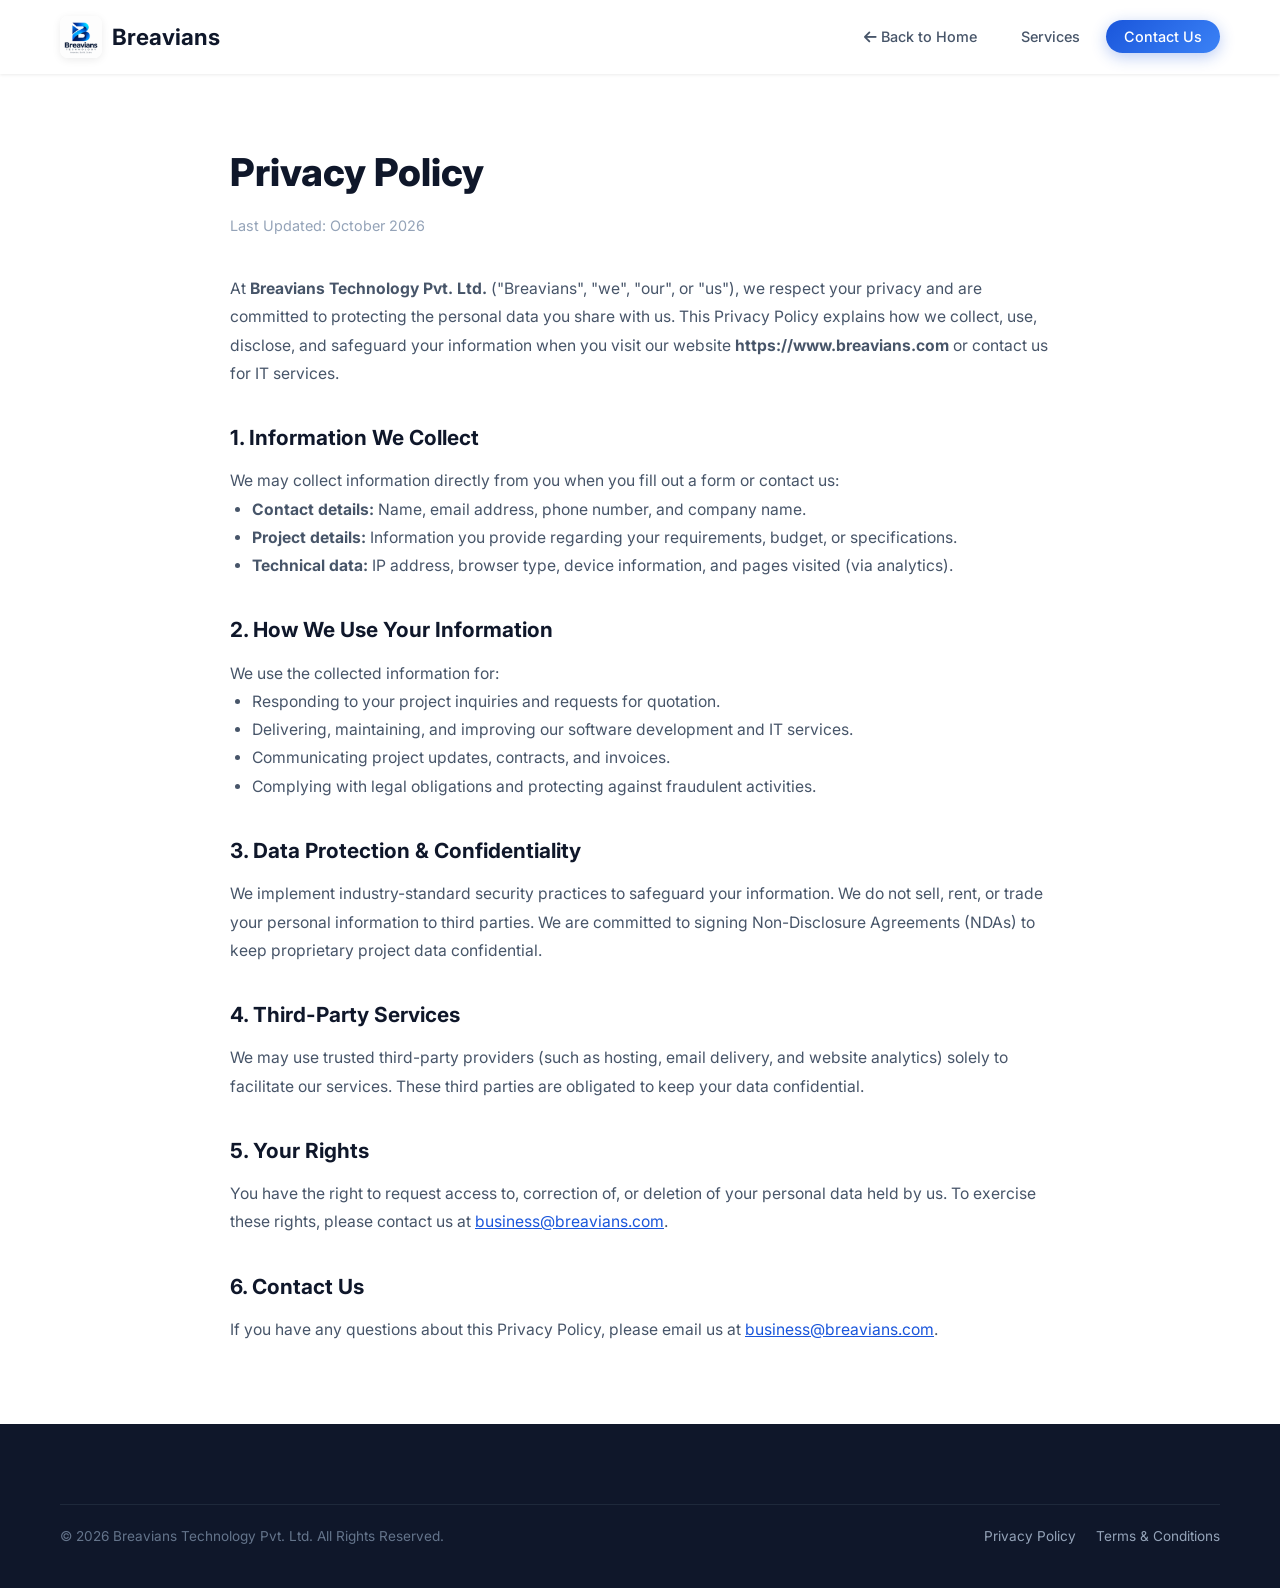
<file: privacy.html>
<!DOCTYPE html>
<html lang="en">
<head>
    <meta charset="UTF-8">
    <meta name="viewport" content="width=device-width, initial-scale=1.0">
    <meta name="description" content="Privacy Policy - Breavians Technology Pvt. Ltd.">
    <title>Privacy Policy - Breavians Technology Pvt. Ltd.</title>
    <link rel="icon" type="image/png" href="images/favicon.png">
    <link rel="apple-touch-icon" href="images/favicon.png">
    <link rel="stylesheet" href="css/style.css">
    <link rel="preconnect" href="https://fonts.googleapis.com">
    <link rel="preconnect" href="https://fonts.gstatic.com" crossorigin>
    <link href="https://fonts.googleapis.com/css2?family=Inter:wght@300;400;500;600;700;800&display=swap" rel="stylesheet">
    <link rel="stylesheet" href="https://cdnjs.cloudflare.com/ajax/libs/font-awesome/6.5.1/css/all.min.css">
</head>
<body>

    <!-- ========== NAVBAR ========== -->
    <nav class="navbar solid" id="navbar">
        <div class="container nav-container">
            <a href="index.html#home" class="logo">
                <img src="images/logo.png" alt="Breavians Technology" class="logo-img">
                <span class="logo-text">Breavians</span>
            </a>
            <ul class="nav-links" id="navLinks" style="display: flex;">
                <li><a href="index.html#home"><i class="fas fa-arrow-left"></i> Back to Home</a></li>
                <li><a href="index.html#services">Services</a></li>
                <li><a href="index.html#contact" class="nav-cta">Contact Us</a></li>
            </ul>
        </div>
    </nav>

    <!-- ========== CONTENT ========== -->
    <main class="legal-page">
        <div class="container">
            <h1>Privacy Policy</h1>
            <p class="legal-updated">Last Updated: October 2026</p>

            <p>At <strong>Breavians Technology Pvt. Ltd.</strong> ("Breavians", "we", "our", or "us"), we respect your privacy and are committed to protecting the personal data you share with us. This Privacy Policy explains how we collect, use, disclose, and safeguard your information when you visit our website <strong>https://www.breavians.com</strong> or contact us for IT services.</p>

            <h2>1. Information We Collect</h2>
            <p>We may collect information directly from you when you fill out a form or contact us:</p>
            <ul>
                <li><strong>Contact details:</strong> Name, email address, phone number, and company name.</li>
                <li><strong>Project details:</strong> Information you provide regarding your requirements, budget, or specifications.</li>
                <li><strong>Technical data:</strong> IP address, browser type, device information, and pages visited (via analytics).</li>
            </ul>

            <h2>2. How We Use Your Information</h2>
            <p>We use the collected information for:</p>
            <ul>
                <li>Responding to your project inquiries and requests for quotation.</li>
                <li>Delivering, maintaining, and improving our software development and IT services.</li>
                <li>Communicating project updates, contracts, and invoices.</li>
                <li>Complying with legal obligations and protecting against fraudulent activities.</li>
            </ul>

            <h2>3. Data Protection & Confidentiality</h2>
            <p>We implement industry-standard security practices to safeguard your information. We do not sell, rent, or trade your personal information to third parties. We are committed to signing Non-Disclosure Agreements (NDAs) to keep proprietary project data confidential.</p>

            <h2>4. Third-Party Services</h2>
            <p>We may use trusted third-party providers (such as hosting, email delivery, and website analytics) solely to facilitate our services. These third parties are obligated to keep your data confidential.</p>

            <h2>5. Your Rights</h2>
            <p>You have the right to request access to, correction of, or deletion of your personal data held by us. To exercise these rights, please contact us at <a href="mailto:business@breavians.com">business@breavians.com</a>.</p>

            <h2>6. Contact Us</h2>
            <p>If you have any questions about this Privacy Policy, please email us at <a href="mailto:business@breavians.com">business@breavians.com</a>.</p>
        </div>
    </main>

    <!-- ========== FOOTER ========== -->
    <footer class="footer">
        <div class="container">
            <div class="footer-bottom">
                <p>&copy; 2026 Breavians Technology Pvt. Ltd. All Rights Reserved.</p>
                <div class="footer-legal">
                    <a href="privacy.html">Privacy Policy</a>
                    <a href="terms.html">Terms &amp; Conditions</a>
                </div>
            </div>
        </div>
    </footer>

</body>
</html>
</file>
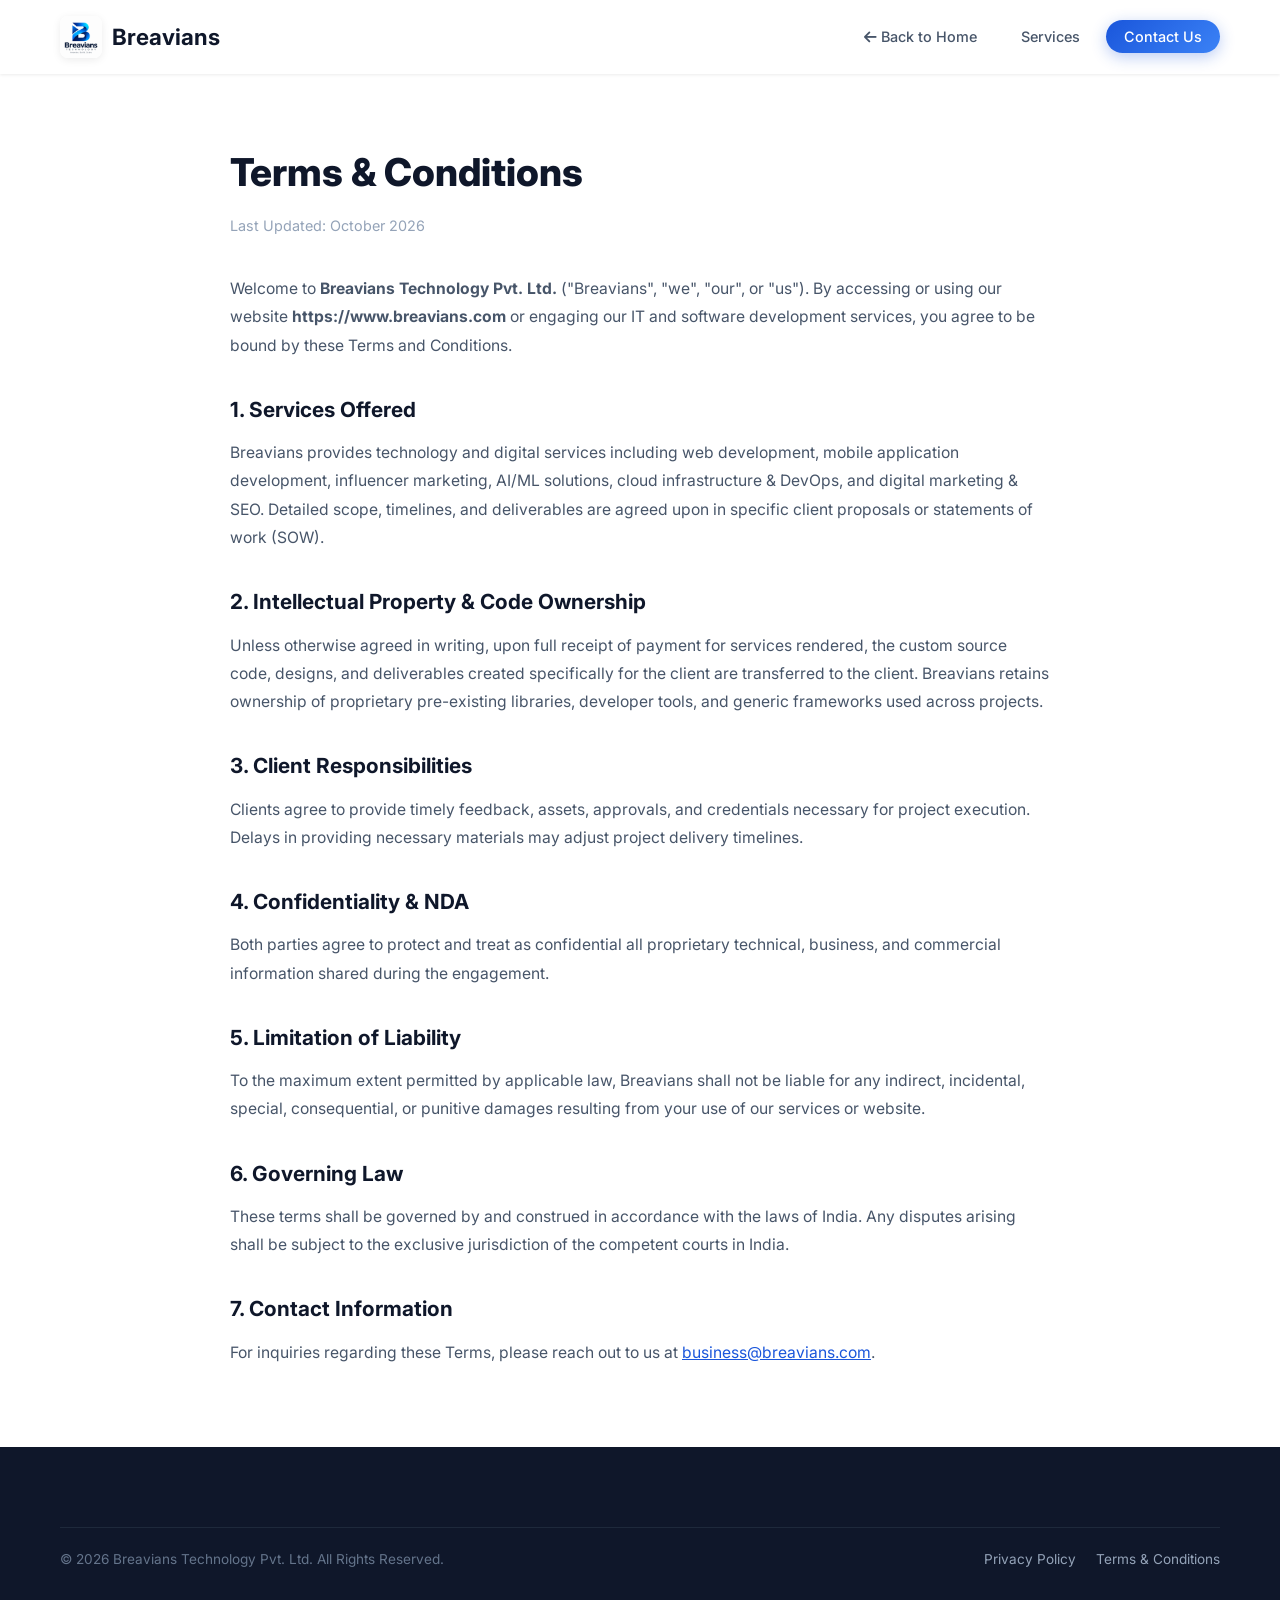
<file: terms.html>
<!DOCTYPE html>
<html lang="en">
<head>
    <meta charset="UTF-8">
    <meta name="viewport" content="width=device-width, initial-scale=1.0">
    <meta name="description" content="Terms & Conditions - Breavians Technology Pvt. Ltd.">
    <title>Terms & Conditions - Breavians Technology Pvt. Ltd.</title>
    <link rel="icon" type="image/png" href="images/favicon.png">
    <link rel="apple-touch-icon" href="images/favicon.png">
    <link rel="stylesheet" href="css/style.css">
    <link rel="preconnect" href="https://fonts.googleapis.com">
    <link rel="preconnect" href="https://fonts.gstatic.com" crossorigin>
    <link href="https://fonts.googleapis.com/css2?family=Inter:wght@300;400;500;600;700;800&display=swap" rel="stylesheet">
    <link rel="stylesheet" href="https://cdnjs.cloudflare.com/ajax/libs/font-awesome/6.5.1/css/all.min.css">
</head>
<body>

    <!-- ========== NAVBAR ========== -->
    <nav class="navbar solid" id="navbar">
        <div class="container nav-container">
            <a href="index.html#home" class="logo">
                <img src="images/logo.png" alt="Breavians Technology" class="logo-img">
                <span class="logo-text">Breavians</span>
            </a>
            <ul class="nav-links" id="navLinks" style="display: flex;">
                <li><a href="index.html#home"><i class="fas fa-arrow-left"></i> Back to Home</a></li>
                <li><a href="index.html#services">Services</a></li>
                <li><a href="index.html#contact" class="nav-cta">Contact Us</a></li>
            </ul>
        </div>
    </nav>

    <!-- ========== CONTENT ========== -->
    <main class="legal-page">
        <div class="container">
            <h1>Terms &amp; Conditions</h1>
            <p class="legal-updated">Last Updated: October 2026</p>

            <p>Welcome to <strong>Breavians Technology Pvt. Ltd.</strong> ("Breavians", "we", "our", or "us"). By accessing or using our website <strong>https://www.breavians.com</strong> or engaging our IT and software development services, you agree to be bound by these Terms and Conditions.</p>

            <h2>1. Services Offered</h2>
            <p>Breavians provides technology and digital services including web development, mobile application development, influencer marketing, AI/ML solutions, cloud infrastructure &amp; DevOps, and digital marketing &amp; SEO. Detailed scope, timelines, and deliverables are agreed upon in specific client proposals or statements of work (SOW).</p>

            <h2>2. Intellectual Property &amp; Code Ownership</h2>
            <p>Unless otherwise agreed in writing, upon full receipt of payment for services rendered, the custom source code, designs, and deliverables created specifically for the client are transferred to the client. Breavians retains ownership of proprietary pre-existing libraries, developer tools, and generic frameworks used across projects.</p>

            <h2>3. Client Responsibilities</h2>
            <p>Clients agree to provide timely feedback, assets, approvals, and credentials necessary for project execution. Delays in providing necessary materials may adjust project delivery timelines.</p>

            <h2>4. Confidentiality &amp; NDA</h2>
            <p>Both parties agree to protect and treat as confidential all proprietary technical, business, and commercial information shared during the engagement.</p>

            <h2>5. Limitation of Liability</h2>
            <p>To the maximum extent permitted by applicable law, Breavians shall not be liable for any indirect, incidental, special, consequential, or punitive damages resulting from your use of our services or website.</p>

            <h2>6. Governing Law</h2>
            <p>These terms shall be governed by and construed in accordance with the laws of India. Any disputes arising shall be subject to the exclusive jurisdiction of the competent courts in India.</p>

            <h2>7. Contact Information</h2>
            <p>For inquiries regarding these Terms, please reach out to us at <a href="mailto:business@breavians.com">business@breavians.com</a>.</p>
        </div>
    </main>

    <!-- ========== FOOTER ========== -->
    <footer class="footer">
        <div class="container">
            <div class="footer-bottom">
                <p>&copy; 2026 Breavians Technology Pvt. Ltd. All Rights Reserved.</p>
                <div class="footer-legal">
                    <a href="privacy.html">Privacy Policy</a>
                    <a href="terms.html">Terms &amp; Conditions</a>
                </div>
            </div>
        </div>
    </footer>

</body>
</html>
</file>
<file: css/style.css>
/* ========== CSS VARIABLES & RESET ========== */
:root {
    --primary: #1a56db;
    --primary-light: #2563eb;
    --primary-dark: #1e40af;
    --primary-bg: #eff6ff;
    --accent: #3b82f6;
    --white: #ffffff;
    --gray-50: #f8fafc;
    --gray-100: #f1f5f9;
    --gray-200: #e2e8f0;
    --gray-300: #cbd5e1;
    --gray-400: #94a3b8;
    --gray-500: #64748b;
    --gray-600: #475569;
    --gray-700: #334155;
    --gray-800: #1e293b;
    --gray-900: #0f172a;
    --gradient: linear-gradient(135deg, var(--primary) 0%, var(--accent) 100%);
    --shadow-sm: 0 1px 3px rgba(0,0,0,0.08);
    --shadow-md: 0 4px 20px rgba(0,0,0,0.1);
    --shadow-lg: 0 10px 40px rgba(0,0,0,0.12);
    --shadow-xl: 0 20px 60px rgba(0,0,0,0.15);
    --radius-sm: 8px;
    --radius-md: 12px;
    --radius-lg: 20px;
    --radius-xl: 28px;
    --transition: all 0.3s ease;
}

*, *::before, *::after { margin: 0; padding: 0; box-sizing: border-box; }

html { scroll-behavior: smooth; scroll-padding-top: 80px; }

body {
    font-family: 'Inter', -apple-system, BlinkMacSystemFont, sans-serif;
    color: var(--gray-700);
    background: var(--white);
    line-height: 1.7;
    overflow-x: hidden;
}

a { text-decoration: none; color: inherit; transition: var(--transition); }
ul { list-style: none; }
img { max-width: 100%; display: block; }

.container {
    max-width: 1200px;
    margin: 0 auto;
    padding: 0 20px;
}

/* ========== BUTTONS ========== */
.btn {
    display: inline-flex;
    align-items: center;
    gap: 8px;
    padding: 14px 32px;
    border-radius: 50px;
    font-weight: 600;
    font-size: 0.95rem;
    cursor: pointer;
    transition: var(--transition);
    border: 2px solid transparent;
}

.btn-primary {
    background: var(--gradient);
    color: var(--white);
    box-shadow: 0 4px 15px rgba(26,86,219,0.4);
}

.btn-primary:hover {
    transform: translateY(-2px);
    box-shadow: 0 8px 25px rgba(26,86,219,0.5);
}

.btn-outline {
    border-color: var(--primary);
    color: var(--primary);
    background: transparent;
}

.btn-outline:hover {
    background: var(--primary);
    color: var(--white);
    transform: translateY(-2px);
}

.btn-lg { padding: 18px 40px; font-size: 1.05rem; }
.btn-full { width: 100%; justify-content: center; }

/* ========== GRADIENT TEXT ========== */
.gradient-text {
    background: var(--gradient);
    -webkit-background-clip: text;
    -webkit-text-fill-color: transparent;
    background-clip: text;
}

/* ========== SECTION COMMON ========== */
.section-header {
    text-align: center;
    margin-bottom: 60px;
}

.section-tag {
    display: inline-block;
    background: var(--primary-bg);
    color: var(--primary);
    padding: 6px 20px;
    border-radius: 50px;
    font-size: 0.85rem;
    font-weight: 600;
    margin-bottom: 16px;
    letter-spacing: 0.5px;
}

.section-header h2 {
    font-size: 2.5rem;
    font-weight: 800;
    color: var(--gray-900);
    margin-bottom: 16px;
}

.section-subtitle {
    font-size: 1.1rem;
    color: var(--gray-500);
    max-width: 600px;
    margin: 0 auto;
}


/* ========== NAVBAR ========== */
.navbar {
    position: fixed;
    top: 0;
    left: 0;
    right: 0;
    z-index: 1000;
    padding: 16px 0;
    transition: var(--transition);
}

.navbar.scrolled {
    background: rgba(255,255,255,0.95);
    backdrop-filter: blur(20px);
    box-shadow: var(--shadow-sm);
    padding: 10px 0;
}

.nav-container {
    display: flex;
    align-items: center;
    justify-content: space-between;
}

.logo {
    display: flex;
    align-items: center;
    gap: 10px;
    font-weight: 700;
    font-size: 1.4rem;
}

.logo-img {
    width: 42px;
    height: 42px;
    object-fit: contain;
    border-radius: var(--radius-sm);
    box-shadow: 0 2px 8px rgba(0, 0, 0, 0.08);
}

.logo-icon {
    width: 40px;
    height: 40px;
    background: var(--gradient);
    color: var(--white);
    border-radius: var(--radius-sm);
    display: flex;
    align-items: center;
    justify-content: center;
    font-weight: 800;
    font-size: 1.2rem;
}

.logo-text { color: var(--gray-900); }

.footer-brand .logo .logo-text {
    color: var(--white);
}

.footer-brand .logo-img {
    background: var(--white);
    padding: 2px;
}

.nav-links {
    display: flex;
    align-items: center;
    gap: 8px;
}

.nav-links a {
    padding: 8px 18px;
    border-radius: 50px;
    font-size: 0.9rem;
    font-weight: 500;
    color: var(--gray-600);
    transition: var(--transition);
}

.nav-links a:hover,
.nav-links a.active {
    color: var(--primary);
    background: var(--primary-bg);
}

.nav-cta {
    background: var(--gradient) !important;
    color: var(--white) !important;
    box-shadow: 0 4px 15px rgba(26,86,219,0.3);
}

.nav-cta:hover {
    transform: translateY(-2px);
    box-shadow: 0 6px 20px rgba(26,86,219,0.4) !important;
}

.hamburger {
    display: none;
    flex-direction: column;
    gap: 5px;
    background: none;
    border: none;
    cursor: pointer;
    padding: 5px;
}

.hamburger span {
    width: 25px;
    height: 2.5px;
    background: var(--gray-800);
    border-radius: 5px;
    transition: var(--transition);
}

.hamburger.active span:nth-child(1) { transform: rotate(45deg) translate(5px, 5px); }
.hamburger.active span:nth-child(2) { opacity: 0; }
.hamburger.active span:nth-child(3) { transform: rotate(-45deg) translate(5px, -5px); }


/* ========== HERO SECTION ========== */
.hero {
    min-height: 100vh;
    display: flex;
    align-items: center;
    position: relative;
    overflow: hidden;
    background: linear-gradient(135deg, #f0f7ff 0%, #e8f0fe 50%, #f8faff 100%);
    padding-top: 80px;
}

.hero-bg-shapes { position: absolute; inset: 0; pointer-events: none; }

.shape {
    position: absolute;
    border-radius: 50%;
    opacity: 0.15;
    filter: blur(60px);
}

.shape-1 {
    width: 500px; height: 500px;
    background: var(--primary);
    top: -100px; right: -100px;
}

.shape-2 {
    width: 400px; height: 400px;
    background: var(--accent);
    bottom: -100px; left: -100px;
}

.shape-3 {
    width: 300px; height: 300px;
    background: #8b5cf6;
    top: 50%; left: 50%;
    transform: translate(-50%, -50%);
}

.hero-container {
    display: grid;
    grid-template-columns: 1fr 1fr;
    gap: 60px;
    align-items: center;
    position: relative;
    z-index: 1;
}

.hero-badge {
    display: inline-block;
    background: rgba(26,86,219,0.1);
    color: var(--primary);
    padding: 8px 20px;
    border-radius: 50px;
    font-size: 0.9rem;
    font-weight: 500;
    margin-bottom: 20px;
    border: 1px solid rgba(26,86,219,0.15);
}

.hero-content h1 {
    font-size: 3.5rem;
    font-weight: 800;
    color: var(--gray-900);
    line-height: 1.15;
    margin-bottom: 20px;
}

.hero-description {
    font-size: 1.15rem;
    color: var(--gray-500);
    margin-bottom: 32px;
    max-width: 520px;
    line-height: 1.8;
}

.hero-buttons {
    display: flex;
    gap: 16px;
    margin-bottom: 40px;
    flex-wrap: wrap;
}

.hero-trust {
    display: flex;
    gap: 24px;
    flex-wrap: wrap;
}

.trust-item {
    display: flex;
    align-items: center;
    gap: 8px;
    font-size: 0.85rem;
    color: var(--gray-500);
}

.trust-item i { color: var(--primary); font-size: 0.9rem; }

/* Hero Code Window */
.hero-visual { display: flex; justify-content: center; }

.code-window {
    background: var(--gray-900);
    border-radius: var(--radius-md);
    overflow: hidden;
    box-shadow: var(--shadow-xl);
    width: 100%;
    max-width: 440px;
    transform: perspective(1000px) rotateY(-5deg) rotateX(3deg);
    transition: transform 0.5s ease;
}

.code-window:hover { transform: perspective(1000px) rotateY(0) rotateX(0); }

.code-header {
    display: flex;
    gap: 8px;
    padding: 14px 18px;
    background: rgba(255,255,255,0.06);
}

.dot { width: 12px; height: 12px; border-radius: 50%; }
.dot.red { background: #ff5f57; }
.dot.yellow { background: #febc2e; }
.dot.green { background: #28c840; }

.code-body {
    padding: 20px 24px 28px;
    font-family: 'Fira Code', 'Courier New', monospace;
    font-size: 0.85rem;
    line-height: 1.8;
}

.code-body pre { margin: 0; }
.code-body code { color: #e2e8f0; }
.code-keyword { color: #c084fc; }
.code-var { color: #67e8f9; }
.code-key { color: #93c5fd; }
.code-string { color: #86efac; }

/* Hero Scroll Indicator */
.hero-scroll {
    position: absolute;
    bottom: 30px;
    left: 50%;
    transform: translateX(-50%);
    z-index: 2;
}

.hero-scroll a {
    display: flex;
    flex-direction: column;
    align-items: center;
    gap: 8px;
    color: var(--gray-400);
    font-size: 0.8rem;
}

.mouse {
    width: 26px; height: 40px;
    border: 2px solid var(--gray-400);
    border-radius: 15px;
    display: flex;
    justify-content: center;
    padding-top: 8px;
}

.wheel {
    width: 4px; height: 8px;
    background: var(--gray-400);
    border-radius: 4px;
    animation: scroll-wheel 1.5s ease-in-out infinite;
}

@keyframes scroll-wheel {
    0% { opacity: 1; transform: translateY(0); }
    100% { opacity: 0; transform: translateY(12px); }
}


/* ========== ABOUT SECTION ========== */
.about {
    padding: 100px 0;
    background: var(--white);
}

.about-grid {
    display: grid;
    grid-template-columns: 1.2fr 0.8fr;
    gap: 60px;
    align-items: center;
}

.about-content h3 {
    font-size: 1.8rem;
    font-weight: 700;
    color: var(--gray-900);
    margin-bottom: 20px;
    line-height: 1.3;
}

.about-content > p {
    color: var(--gray-500);
    margin-bottom: 16px;
    font-size: 1rem;
}

.about-features {
    margin-top: 32px;
    display: flex;
    flex-direction: column;
    gap: 20px;
}

.about-feature {
    display: flex;
    gap: 16px;
    align-items: flex-start;
}

.feature-icon {
    width: 48px;
    height: 48px;
    min-width: 48px;
    background: var(--primary-bg);
    color: var(--primary);
    border-radius: var(--radius-sm);
    display: flex;
    align-items: center;
    justify-content: center;
    font-size: 1.2rem;
}

.about-feature h4 {
    font-size: 1rem;
    font-weight: 600;
    color: var(--gray-800);
    margin-bottom: 4px;
}

.about-feature p {
    font-size: 0.9rem;
    color: var(--gray-500);
    line-height: 1.5;
}

.about-visual { display: flex; justify-content: center; }

.about-image-wrapper { position: relative; }

.about-pattern {
    width: 280px;
    height: 280px;
    border-radius: var(--radius-lg);
    background: var(--gradient);
    opacity: 0.1;
    position: absolute;
    top: -20px;
    right: -20px;
}

.about-card {
    background: var(--white);
    border: 1px solid var(--gray-200);
    border-radius: var(--radius-lg);
    padding: 40px;
    position: relative;
    z-index: 1;
    box-shadow: var(--shadow-lg);
    max-width: 340px;
    text-align: center;
}

.about-card-icon {
    width: 64px;
    height: 64px;
    background: var(--gradient);
    color: var(--white);
    border-radius: var(--radius-md);
    display: flex;
    align-items: center;
    justify-content: center;
    font-size: 1.5rem;
    margin: 0 auto 20px;
}

.about-card h4 {
    font-size: 1.2rem;
    font-weight: 700;
    color: var(--gray-900);
    margin-bottom: 12px;
}

.about-card p {
    color: var(--gray-500);
    font-size: 0.95rem;
    line-height: 1.6;
}

/* ========== SERVICES SECTION ========== */
.services {
    padding: 100px 0;
    background: var(--gray-50);
}

.services-grid {
    display: grid;
    grid-template-columns: repeat(3, 1fr);
    gap: 28px;
}

.service-card {
    background: var(--white);
    border: 1px solid var(--gray-200);
    border-radius: var(--radius-lg);
    padding: 36px;
    transition: var(--transition);
    position: relative;
    overflow: hidden;
}

.service-card::before {
    content: '';
    position: absolute;
    top: 0;
    left: 0;
    right: 0;
    height: 4px;
    background: var(--gradient);
    transform: scaleX(0);
    transition: transform 0.4s ease;
}

.service-card:hover {
    transform: translateY(-8px);
    box-shadow: var(--shadow-lg);
    border-color: transparent;
}

.service-card:hover::before { transform: scaleX(1); }

.service-card.featured {
    border-color: var(--primary);
    background: linear-gradient(135deg, #f0f7ff 0%, #fff 100%);
}

.featured-badge {
    position: absolute;
    top: 16px;
    right: 16px;
    background: var(--gradient);
    color: var(--white);
    padding: 4px 14px;
    border-radius: 50px;
    font-size: 0.75rem;
    font-weight: 600;
}

.service-icon {
    width: 56px;
    height: 56px;
    background: var(--primary-bg);
    color: var(--primary);
    border-radius: var(--radius-md);
    display: flex;
    align-items: center;
    justify-content: center;
    font-size: 1.4rem;
    margin-bottom: 20px;
}

.service-card h3 {
    font-size: 1.2rem;
    font-weight: 700;
    color: var(--gray-900);
    margin-bottom: 12px;
}

.service-card > p {
    color: var(--gray-500);
    font-size: 0.92rem;
    margin-bottom: 20px;
    line-height: 1.6;
}

.service-features {
    margin-bottom: 20px;
    display: flex;
    flex-direction: column;
    gap: 8px;
}

.service-features li {
    display: flex;
    align-items: center;
    gap: 10px;
    font-size: 0.88rem;
    color: var(--gray-600);
}

.service-features li i {
    color: var(--primary);
    font-size: 0.75rem;
}

.service-link {
    display: inline-flex;
    align-items: center;
    gap: 6px;
    color: var(--primary);
    font-weight: 600;
    font-size: 0.9rem;
}

.service-link:hover { gap: 12px; }

/* ========== STATS SECTION ========== */
.stats {
    padding: 100px 0;
    background: var(--white);
}

.stats-grid {
    display: grid;
    grid-template-columns: repeat(4, 1fr);
    gap: 30px;
    text-align: center;
}

.stat-card {
    background: var(--gray-50);
    padding: 40px 20px;
    border-radius: var(--radius-lg);
    box-shadow: var(--shadow-sm);
    position: relative;
    overflow: hidden;
}

.stat-icon {
    font-size: 2rem;
    color: var(--primary);
    margin-bottom: 12px;
}

.stat-number,
.stat-suffix {
    display: inline-block;
}

.stat-number {
    font-size: 2.5rem;
    font-weight: 800;
    color: var(--gray-900);
    line-height: 1;
    margin-bottom: 4px;
}

.stat-suffix {
    font-size: 1.5rem;
    font-weight: 600;
    color: var(--gray-600);
    margin-left: 2px;
}

.stat-card p {
    font-size: 1rem;
    color: var(--gray-500);
    margin-top: 4px;
}

/* ========== CTA SECTION ========== */
.cta-section {
    padding: 80px 0;
    background: var(--gradient);
    color: var(--white);
    text-align: center;
}

.cta-card h2 {
    font-size: 2.2rem;
    font-weight: 800;
    margin-bottom: 20px;
}

.cta-card p {
    font-size: 1.1rem;
    margin-bottom: 30px;
    max-width: 560px;
    margin-left: auto;
    margin-right: auto;
}

/* ========== CONTACT SECTION ========== */
.contact {
    padding: 100px 0;
    background: var(--white);
}

.contact-grid {
    display: grid;
    grid-template-columns: 1fr 1.2fr;
    gap: 50px;
}

.contact-info {
    display: flex;
    flex-direction: column;
    gap: 30px;
}

.contact-card {
    display: flex;
    align-items: center;
    gap: 20px;
    background: var(--gray-50);
    padding: 20px;
    border-radius: var(--radius-md);
    transition: var(--transition);
}

.contact-card:hover {
    background: var(--primary-bg);
    color: var(--primary);
}

.contact-icon {
    font-size: 1.8rem;
    color: var(--primary);
}

.contact-socials h4 {
    margin-bottom: 12px;
    font-size: 1rem;
    color: var(--gray-800);
}

.social-links a {
    display: inline-block;
    margin-right: 12px;
    font-size: 1.4rem;
    color: var(--gray-600);
    transition: var(--transition);
}

.social-links a:hover {
    color: var(--primary);
    transform: translateY(-2px);
}

/* Contact Form */
.contact-form {
    background: var(--gray-50);
    padding: 30px;
    border-radius: var(--radius-lg);
    box-shadow: var(--shadow-sm);
}

.form-row {
    display: flex;
    gap: 20px;
    flex-wrap: wrap;
    margin-bottom: 20px;
}

.form-group {
    flex: 1;
    display: flex;
    flex-direction: column;
    gap: 6px;
}

.form-group label {
    font-size: 0.9rem;
    font-weight: 600;
    color: var(--gray-800);
}

.form-group input,
.form-group select,
.form-group textarea {
    padding: 12px 16px;
    border: 1px solid var(--gray-300);
    border-radius: var(--radius-sm);
    font-size: 0.95rem;
    background: var(--white);
    transition: var(--transition);
}

.form-group input:focus,
.form-group select:focus,
.form-group textarea:focus {
    border-color: var(--primary);
    outline: none;
    box-shadow: 0 0 0 3px rgba(26,86,219,0.1);
}

/* ========== FOOTER ========== */
.footer {
    background: var(--gray-900);
    color: var(--gray-200);
    padding: 80px 0 40px;
    font-size: 0.95rem;
}

.footer-grid {
    display: grid;
    grid-template-columns: repeat(4, 1fr);
    gap: 30px;
    margin-bottom: 40px;
}

.footer-brand .logo {
    margin-bottom: 14px;
}

.footer-brand p {
    font-size: 0.9rem;
    line-height: 1.6;
    margin-bottom: 20px;
    color: var(--gray-300);
}

.footer-links h4 {
    font-size: 1rem;
    margin-bottom: 12px;
    color: var(--gray-100);
}

.footer-links ul li {
    margin-bottom: 8px;
}

.footer-links a {
    color: var(--gray-400);
    transition: var(--transition);
}

.footer-links a:hover {
    color: var(--primary);
}

.footer-bottom {
    text-align: center;
    border-top: 1px solid var(--gray-800);
    padding-top: 20px;
    font-size: 0.85rem;
    color: var(--gray-500);
}

/* ========== SCROLL REVEAL ANIMATION ========== */
[data-animate] {
    opacity: 0;
    transform: translateY(30px);
    transition: opacity 0.8s ease, transform 0.8s ease;
}

[data-animate].visible {
    opacity: 1;
    transform: translateY(0);
}

/* ========== RESPONSIVE BREAKPOINTS ========== */
@media (max-width: 1024px) {
    .hero-container { grid-template-columns: 1fr; text-align: center; }
    .about-grid { grid-template-columns: 1fr; }
    .services-grid { grid-template-columns: repeat(2, 1fr); }
    .stats-grid { grid-template-columns: repeat(2, 1fr); }
    .contact-grid { grid-template-columns: 1fr; }
    .footer-grid { grid-template-columns: repeat(2, 1fr); }
}

@media (max-width: 768px) {
    .navbar .nav-links { display: none; flex-direction: column; background: var(--white); position: absolute; top: 100%; left: 0; right: 0; padding: 20px; box-shadow: var(--shadow-md); }
    .navbar .nav-links.active { display: flex; }
    .hamburger { display: flex; }
    .hero { padding-top: 100px; }
    .hero-content h1 { font-size: 2.8rem; }
    .services-grid { grid-template-columns: 1fr; }
    .stats-grid { grid-template-columns: 1fr; }
    .footer-grid { grid-template-columns: 1fr; }
}

@media (max-width: 480px) {
    .hero-content h1 { font-size: 2.2rem; }
    .hero-description { font-size: 1rem; }
    .btn { padding: 12px 24px; font-size: 0.9rem; }
    .section-header h2 { font-size: 2rem; }
    .footer { padding: 60px 0 20px; }
}


/* =====================================================
   NEW SECTIONS: Tech strip, Industries, Process,
   Why Us, Engagement, FAQ, Consent, Back-to-top, Legal
   ===================================================== */

/* ---------- Technologies marquee ---------- */
.tech-strip {
    padding: 48px 0;
    background: var(--white);
    border-bottom: 1px solid var(--gray-100);
    overflow: hidden;
}

.tech-strip-title {
    text-align: center;
    font-size: 0.85rem;
    font-weight: 600;
    letter-spacing: 1.5px;
    text-transform: uppercase;
    color: var(--gray-400);
    margin-bottom: 28px;
}

.marquee {
    position: relative;
    overflow: hidden;
    -webkit-mask-image: linear-gradient(to right, transparent, #000 8%, #000 92%, transparent);
    mask-image: linear-gradient(to right, transparent, #000 8%, #000 92%, transparent);
}

.marquee-track {
    display: flex;
    width: max-content;
    animation: marquee-scroll 45s linear infinite;
}

.marquee:hover .marquee-track { animation-play-state: paused; }

.marquee-group {
    display: flex;
    gap: 16px;
    padding-right: 16px;
}

.tech-item {
    display: flex;
    align-items: center;
    gap: 10px;
    padding: 10px 20px;
    background: var(--gray-50);
    border: 1px solid var(--gray-200);
    border-radius: 50px;
    white-space: nowrap;
    font-size: 0.9rem;
    font-weight: 500;
    color: var(--gray-600);
    filter: grayscale(100%);
    opacity: 0.75;
    transition: var(--transition);
}

.tech-item:hover {
    filter: grayscale(0);
    opacity: 1;
    border-color: var(--primary);
    color: var(--gray-900);
}

.tech-item img { width: 26px; height: 26px; object-fit: contain; }

@keyframes marquee-scroll {
    from { transform: translateX(0); }
    to { transform: translateX(-50%); }
}

@media (prefers-reduced-motion: reduce) {
    .marquee-track { animation: none; flex-wrap: wrap; width: auto; justify-content: center; }
}

/* ---------- Industries ---------- */
.industries { padding: 100px 0; background: var(--white); }

.industries-grid {
    display: grid;
    grid-template-columns: repeat(4, 1fr);
    gap: 20px;
}

.industry-card {
    display: flex;
    align-items: center;
    gap: 14px;
    padding: 22px 24px;
    background: var(--gray-50);
    border: 1px solid var(--gray-200);
    border-radius: var(--radius-md);
    font-weight: 600;
    color: var(--gray-800);
    transition: var(--transition);
}

.industry-card i {
    width: 44px;
    height: 44px;
    min-width: 44px;
    display: flex;
    align-items: center;
    justify-content: center;
    background: var(--primary-bg);
    color: var(--primary);
    border-radius: var(--radius-sm);
    font-size: 1.1rem;
}

.industry-card:hover {
    transform: translateY(-4px);
    box-shadow: var(--shadow-md);
    border-color: transparent;
    background: var(--white);
}

/* ---------- Process ---------- */
.process { padding: 100px 0; background: var(--gray-50); }

.process-grid {
    display: grid;
    grid-template-columns: repeat(4, 1fr);
    gap: 28px;
    position: relative;
}

.process-step {
    position: relative;
    background: var(--white);
    border: 1px solid var(--gray-200);
    border-radius: var(--radius-lg);
    padding: 36px 28px 30px;
    transition: var(--transition);
}

.process-step:hover { transform: translateY(-6px); box-shadow: var(--shadow-lg); }

.step-number {
    position: absolute;
    top: 18px;
    right: 22px;
    font-size: 2.6rem;
    font-weight: 800;
    line-height: 1;
    color: var(--primary-bg);
    -webkit-text-stroke: 1px rgba(26,86,219,0.25);
}

.step-icon {
    width: 56px;
    height: 56px;
    background: var(--gradient);
    color: var(--white);
    border-radius: var(--radius-md);
    display: flex;
    align-items: center;
    justify-content: center;
    font-size: 1.3rem;
    margin-bottom: 20px;
    box-shadow: 0 6px 18px rgba(26,86,219,0.3);
}

.process-step h3 { font-size: 1.15rem; font-weight: 700; color: var(--gray-900); margin-bottom: 10px; }
.process-step p { font-size: 0.92rem; color: var(--gray-500); line-height: 1.6; }

/* ---------- Why us (reuses .stats cards) ---------- */
#why-us { background: var(--white); }

.stat-card { text-align: center; transition: var(--transition); }
.stat-card:hover { transform: translateY(-6px); box-shadow: var(--shadow-md); background: var(--white); }

.why-title {
    font-size: 1.15rem;
    font-weight: 700;
    color: var(--gray-900);
    margin-bottom: 8px;
}

.stat-card p { font-size: 0.92rem; line-height: 1.6; }

/* ---------- Engagement models ---------- */
.engagement { padding: 100px 0; background: var(--gray-50); }

.engagement-grid {
    display: grid;
    grid-template-columns: repeat(3, 1fr);
    gap: 28px;
}

.engagement-card {
    position: relative;
    background: var(--white);
    border: 1px solid var(--gray-200);
    border-radius: var(--radius-lg);
    padding: 36px;
    transition: var(--transition);
}

.engagement-card:hover { transform: translateY(-8px); box-shadow: var(--shadow-lg); }

.engagement-card.featured {
    border: 2px solid var(--primary);
    background: linear-gradient(135deg, #f0f7ff 0%, #fff 100%);
}

.engagement-card h3 { font-size: 1.25rem; font-weight: 700; color: var(--gray-900); margin-bottom: 12px; }
.engagement-card > p { color: var(--gray-500); font-size: 0.92rem; margin-bottom: 20px; line-height: 1.6; }

/* ---------- FAQ ---------- */
.faq { padding: 100px 0; background: var(--white); }

.faq-list {
    max-width: 820px;
    margin: 0 auto;
    display: flex;
    flex-direction: column;
    gap: 14px;
}

.faq-item {
    background: var(--gray-50);
    border: 1px solid var(--gray-200);
    border-radius: var(--radius-md);
    padding: 0 24px;
    transition: var(--transition);
}

.faq-item[open] { background: var(--white); border-color: var(--primary); box-shadow: var(--shadow-sm); }

.faq-item summary {
    list-style: none;
    cursor: pointer;
    padding: 20px 32px 20px 0;
    font-weight: 600;
    color: var(--gray-900);
    position: relative;
}

.faq-item summary::-webkit-details-marker { display: none; }

.faq-item summary::after {
    content: '+';
    position: absolute;
    right: 0;
    top: 50%;
    transform: translateY(-50%);
    font-size: 1.5rem;
    font-weight: 400;
    color: var(--primary);
    transition: transform 0.3s ease;
}

.faq-item[open] summary::after { transform: translateY(-50%) rotate(45deg); }

.faq-item p { padding-bottom: 20px; color: var(--gray-500); font-size: 0.95rem; line-height: 1.7; }

/* ---------- Contact form consent ---------- */
.form-consent {
    display: flex;
    align-items: flex-start;
    gap: 10px;
    margin: 4px 0 20px;
    font-size: 0.85rem;
    color: var(--gray-500);
    cursor: pointer;
}

.form-consent input { margin-top: 4px; accent-color: var(--primary); width: 16px; height: 16px; flex-shrink: 0; }
.form-consent a { color: var(--primary); text-decoration: underline; }

.contact-card a { color: inherit; }

/* ---------- Footer legal ---------- */
.footer-bottom {
    display: flex;
    justify-content: space-between;
    align-items: center;
    flex-wrap: wrap;
    gap: 12px;
}

.footer-legal { display: flex; gap: 20px; }
.footer-legal a { color: var(--gray-400); }
.footer-legal a:hover { color: var(--white); }

/* ---------- Back to top ---------- */
.back-to-top {
    position: fixed;
    right: 24px;
    bottom: 24px;
    width: 46px;
    height: 46px;
    border-radius: 50%;
    background: var(--gradient);
    color: var(--white);
    display: flex;
    align-items: center;
    justify-content: center;
    box-shadow: 0 6px 20px rgba(26,86,219,0.4);
    opacity: 0;
    visibility: hidden;
    transform: translateY(20px);
    transition: var(--transition);
    z-index: 900;
}

.back-to-top.show { opacity: 1; visibility: visible; transform: translateY(0); }
.back-to-top:hover { transform: translateY(-3px); }

/* ---------- Legal pages ---------- */
.legal-page { padding: 140px 0 80px; background: var(--white); }
.legal-page .container { max-width: 860px; }
.legal-page h1 { font-size: 2.4rem; font-weight: 800; color: var(--gray-900); margin-bottom: 8px; }
.legal-page .legal-updated { color: var(--gray-400); font-size: 0.9rem; margin-bottom: 36px; }
.legal-page h2 { font-size: 1.3rem; font-weight: 700; color: var(--gray-900); margin: 32px 0 12px; }
.legal-page p, .legal-page li { color: var(--gray-600); font-size: 0.98rem; line-height: 1.8; }
.legal-page ul { list-style: disc; padding-left: 22px; margin-bottom: 12px; }
.legal-page a { color: var(--primary); text-decoration: underline; }
.navbar.solid { background: rgba(255,255,255,0.97); box-shadow: var(--shadow-sm); }

/* ---------- Responsive for new sections ---------- */
@media (max-width: 1024px) {
    .industries-grid { grid-template-columns: repeat(2, 1fr); }
    .process-grid { grid-template-columns: repeat(2, 1fr); }
    .engagement-grid { grid-template-columns: 1fr; max-width: 520px; margin: 0 auto; }
}

@media (max-width: 768px) {
    .process-grid { grid-template-columns: 1fr; }
    .footer-bottom { justify-content: center; text-align: center; }
    .industries, .process, .engagement, .faq { padding: 70px 0; }
}

@media (max-width: 480px) {
    .industries-grid { grid-template-columns: 1fr; }
    .tech-item { padding: 8px 16px; font-size: 0.85rem; }
}
</file>
